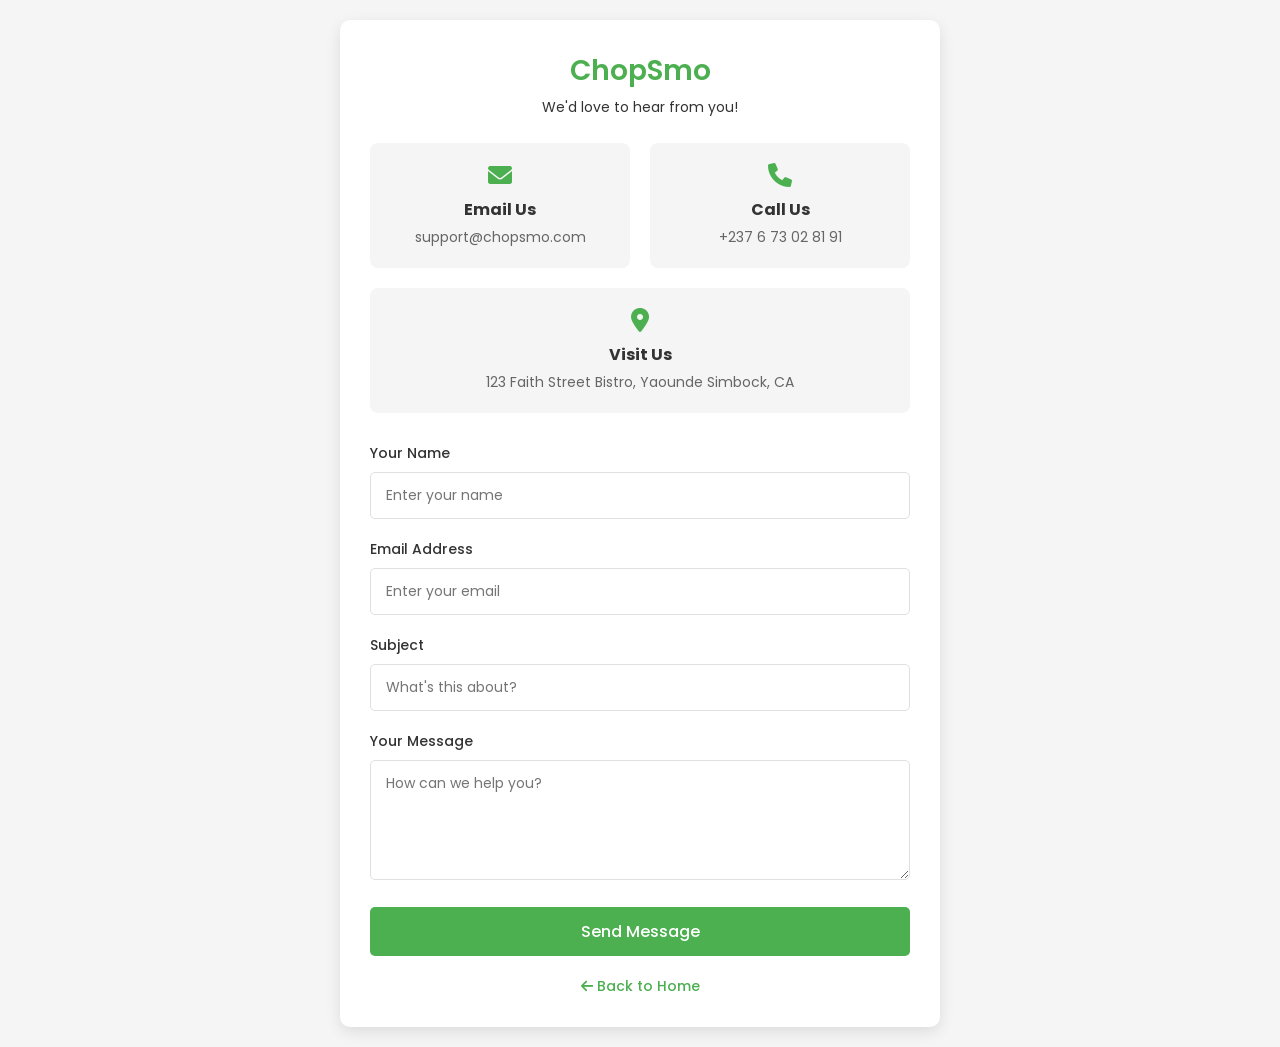
<file: Contact.html>
<!DOCTYPE html>
<html lang="en">
<head>
    <meta charset="UTF-8">
    <meta name="viewport" content="width=device-width, initial-scale=1.0">
    <title>MealMatch - Contact Us</title>
    <link href="https://fonts.googleapis.com/css2?family=Poppins:wght@300;400;500;600&display=swap" rel="stylesheet">
    <link rel="stylesheet" href="https://cdnjs.cloudflare.com/ajax/libs/font-awesome/6.0.0-beta3/css/all.min.css">
    <style>
        /* Consistent with signup page styles */
        :root {
            --primary: #4CAF50;
            --primary-dark: #388E3C;
            --secondary: #FF9800;
            --text: #333;
            --light: #f5f5f5;
            --white: #ffffff;
            --border: #e0e0e0;
        }
        
        * {
            margin: 0;
            padding: 0;
            box-sizing: border-box;
            font-family: 'Poppins', sans-serif;
        }
        
        body {
            background-color: var(--light);
            display: flex;
            justify-content: center;
            align-items: center;
            min-height: 100vh;
            padding: 20px;
        }
        
        .container {
            background-color: var(--white);
            border-radius: 10px;
            box-shadow: 0 5px 15px rgba(0, 0, 0, 0.1);
            width: 100%;
            max-width: 600px;
            padding: 30px;
        }
        
        .logo {
            text-align: center;
            margin-bottom: 25px;
        }
        
        .logo h1 {
            color: var(--primary);
            font-size: 28px;
            font-weight: 600;
        }
        
        .logo p {
            color: var(--text);
            font-size: 14px;
            margin-top: 5px;
        }
        
        .contact-info {
            display: flex;
            flex-wrap: wrap;
            gap: 20px;
            margin-bottom: 30px;
        }
        
        .contact-method {
            flex: 1;
            min-width: 200px;
            background: var(--light);
            padding: 20px;
            border-radius: 8px;
            text-align: center;
        }
        
        .contact-method i {
            font-size: 24px;
            color: var(--primary);
            margin-bottom: 10px;
        }
        
        .contact-method h3 {
            font-size: 16px;
            margin-bottom: 5px;
            color: var(--text);
        }
        
        .contact-method p {
            font-size: 14px;
            color: #666;
        }
        
        .form-group {
            margin-bottom: 20px;
        }
        
        .form-group label {
            display: block;
            margin-bottom: 8px;
            color: var(--text);
            font-size: 14px;
            font-weight: 500;
        }
        
        .form-control {
            width: 100%;
            padding: 12px 15px;
            border: 1px solid var(--border);
            border-radius: 5px;
            font-size: 14px;
            transition: border 0.3s;
        }
        
        textarea.form-control {
            min-height: 120px;
            resize: vertical;
        }
        
        .form-control:focus {
            outline: none;
            border-color: var(--primary);
        }
        
        .btn {
            width: 100%;
            padding: 12px;
            border: none;
            border-radius: 5px;
            font-size: 16px;
            font-weight: 500;
            cursor: pointer;
            transition: background-color 0.3s;
        }
        
        .btn-primary {
            background-color: var(--primary);
            color: var(--white);
        }
        
        .btn-primary:hover {
            background-color: var(--primary-dark);
        }
        
        .error-message {
            color: #f44336;
            font-size: 13px;
            margin-top: 5px;
            display: none;
        }
        
        .success-message {
            color: var(--primary);
            font-size: 14px;
            text-align: center;
            margin-top: 20px;
            display: none;
        }
        
        .back-link {
            text-align: center;
            margin-top: 20px;
            font-size: 14px;
        }
        
        .back-link a {
            color: var(--primary);
            text-decoration: none;
            font-weight: 500;
        }
        
        .back-link a:hover {
            text-decoration: underline;
        }
    </style>
</head>
<body>
    <div class="container">
        <div class="logo">
            <h1>ChopSmo</h1>
            <p>We'd love to hear from you!</p>
        </div>
        
        <div class="contact-info">
            <div class="contact-method">
                <i class="fas fa-envelope"></i>
                <h3>Email Us</h3>
                <p>support@chopsmo.com</p>
            </div>
            
            <div class="contact-method">
                <i class="fas fa-phone"></i>
                <h3>Call Us</h3>
                <p>+237 6 73 02 81 91</p>
            </div>
            
            <div class="contact-method">
                <i class="fas fa-map-marker-alt"></i>
                <h3>Visit Us</h3>
                <p>123 Faith Street Bistro, Yaounde Simbock, CA</p>
            </div>
        </div>
        
        <form id="contactForm">
            <div class="form-group">
                <label for="name">Your Name</label>
                <input type="text" id="name" class="form-control" placeholder="Enter your name" required>
                <div id="nameError" class="error-message">Please enter your name</div>
            </div>
            
            <div class="form-group">
                <label for="email">Email Address</label>
                <input type="email" id="email" class="form-control" placeholder="Enter your email" required>
                <div id="emailError" class="error-message">Please enter a valid email address</div>
            </div>
            
            <div class="form-group">
                <label for="subject">Subject</label>
                <input type="text" id="subject" class="form-control" placeholder="What's this about?" required>
                <div id="subjectError" class="error-message">Please enter a subject</div>
            </div>
            
            <div class="form-group">
                <label for="message">Your Message</label>
                <textarea id="message" class="form-control" placeholder="How can we help you?" required></textarea>
                <div id="messageError" class="error-message">Please enter your message</div>
            </div>
            
            <button type="submit" class="btn btn-primary">Send Message</button>
            
            <div id="successMessage" class="success-message">
                <i class="fas fa-check-circle"></i> Thank you! Your message has been sent successfully.
            </div>
        </form>
        
        <div class="back-link">
            <a href="index.html"><i class="fas fa-arrow-left"></i> Back to Home</a>
        </div>
    </div>

    <script>
        document.getElementById('contactForm').addEventListener('submit', function(e) {
            e.preventDefault();
            
            // Reset error messages
            document.querySelectorAll('.error-message').forEach(el => {
                el.style.display = 'none';
            });
            
            // Get form values
            const name = document.getElementById('name').value.trim();
            const email = document.getElementById('email').value.trim();
            const subject = document.getElementById('subject').value.trim();
            const message = document.getElementById('message').value.trim();
            
            // Validate form
            let isValid = true;
            
            if (!name) {
                document.getElementById('nameError').style.display = 'block';
                isValid = false;
            }
            
            if (!email || !/^[^\s@]+@[^\s@]+\.[^\s@]+$/.test(email)) {
                document.getElementById('emailError').style.display = 'block';
                isValid = false;
            }
            
            if (!subject) {
                document.getElementById('subjectError').style.display = 'block';
                isValid = false;
            }
            
            if (!message) {
                document.getElementById('messageError').style.display = 'block';
                isValid = false;
            }
            
            if (!isValid) return;
            
            // In a real application, you would send the form data to your server here
            // For demonstration, we'll just show a success message
            console.log('Form submitted:', { name, email, subject, message });
            
            // Show success message
            document.getElementById('successMessage').style.display = 'block';
            
            // Reset form
            document.getElementById('contactForm').reset();
            
            // Hide success message after 5 seconds
            setTimeout(() => {
                document.getElementById('successMessage').style.display = 'none';
            }, 5000);
        });
    </script>
</body>
</html>
</file>
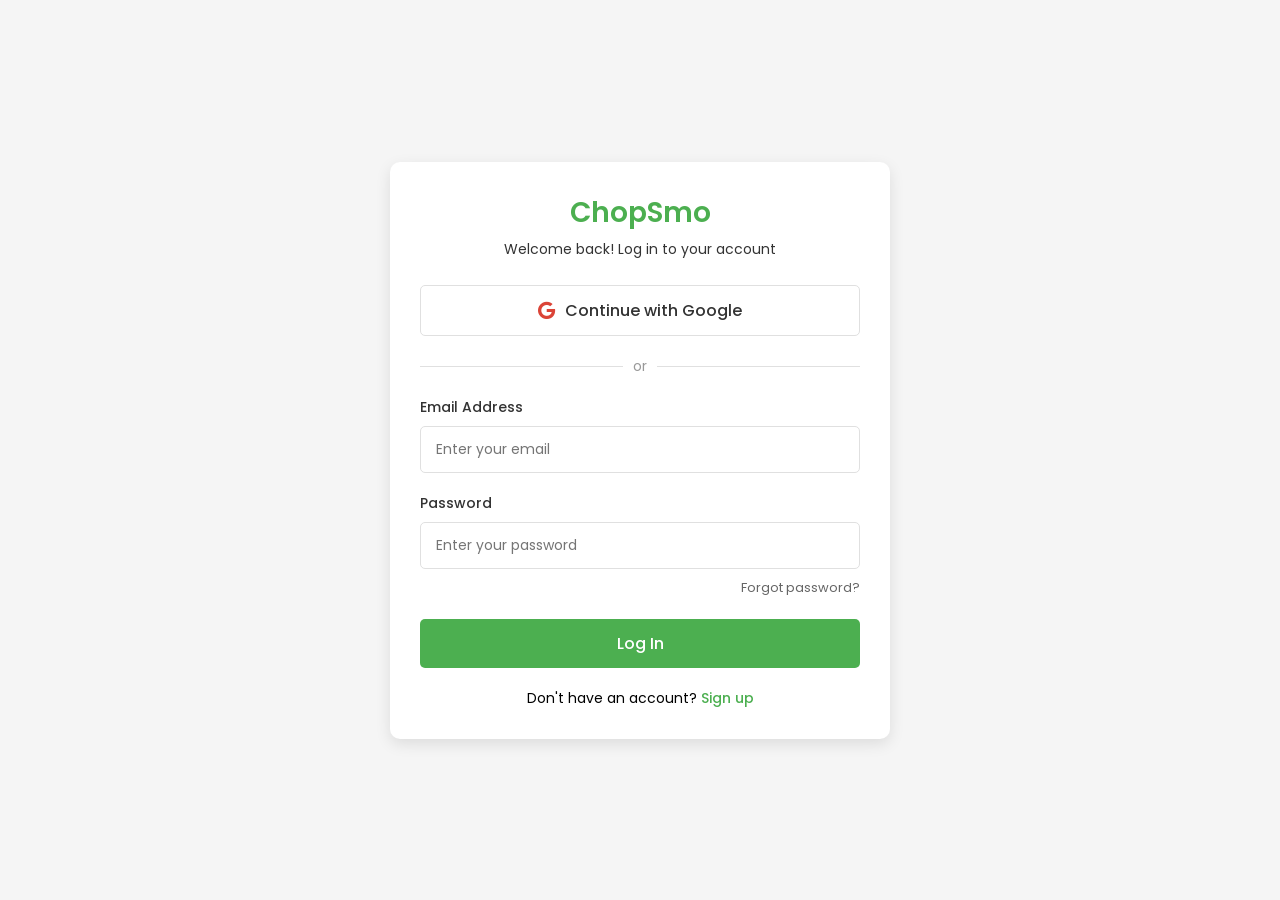
<file: Login.html>
<!DOCTYPE html>
<html lang="en">
<head>
    <meta charset="UTF-8">
    <meta name="viewport" content="width=device-width, initial-scale=1.0">
    <title>MealMatch - Login</title>
    <link href="https://fonts.googleapis.com/css2?family=Poppins:wght@300;400;500;600&display=swap" rel="stylesheet">
    <link rel="stylesheet" href="https://cdnjs.cloudflare.com/ajax/libs/font-awesome/6.0.0-beta3/css/all.min.css">
    <style>
        :root {
            --primary: #4CAF50;
            --primary-dark: #388E3C;
            --secondary: #FF9800;
            --text: #333;
            --light: #f5f5f5;
            --white: #ffffff;
            --border: #e0e0e0;
        }
        * {
            margin: 0;
            padding: 0;
            box-sizing: border-box;
            font-family: 'Poppins', sans-serif;
        }
        body {
            background-color: var(--light);
            display: flex;
            justify-content: center;
            align-items: center;
            min-height: 100vh;
            padding: 20px;
        }
        .container {
            background-color: var(--white);
            border-radius: 10px;
            box-shadow: 0 5px 15px rgba(0, 0, 0, 0.1);
            width: 100%;
            max-width: 500px;
            padding: 30px;
        }
        .logo {
            text-align: center;
            margin-bottom: 25px;
        }
        .logo h1 {
            color: var(--primary);
            font-size: 28px;
            font-weight: 600;
        }
        .logo p {
            color: var(--text);
            font-size: 14px;
            margin-top: 5px;
        }
        .form-group {
            margin-bottom: 20px;
        }
        .form-group label {
            display: block;
            margin-bottom: 8px;
            color: var(--text);
            font-size: 14px;
            font-weight: 500;
        }
        .form-control {
            width: 100%;
            padding: 12px 15px;
            border: 1px solid var(--border);
            border-radius: 5px;
            font-size: 14px;
            transition: border 0.3s;
        }
        .form-control:focus {
            outline: none;
            border-color: var(--primary);
        }
        .btn {
            width: 100%;
            padding: 12px;
            border: none;
            border-radius: 5px;
            font-size: 16px;
            font-weight: 500;
            cursor: pointer;
            transition: background-color 0.3s;
        }
        .btn-primary {
            background-color: var(--primary);
            color: var(--white);
        }
        .btn-primary:hover {
            background-color: var(--primary-dark);
        }
        .btn-google {
            background-color: var(--white);
            color: var(--text);
            border: 1px solid var(--border);
            display: flex;
            align-items: center;
            justify-content: center;
            margin-bottom: 20px;
        }
        .btn-google:hover {
            background-color: var(--light);
        }
        .btn-google i {
            margin-right: 10px;
            color: #DB4437;
            font-size: 18px;
        }
        .btn-facebook {
            background-color: var(--white);
            color: var(--text);
            border: 1px solid var(--border);
            display: flex;
            align-items: center;
            justify-content: center;
            margin-bottom: 20px;
        }
        .btn-facebook:hover {
            background-color: var(--light);
        }
        .btn-facebook i {
            margin-right: 10px;
            color: #1877F2;
            font-size: 18px;
        }
        .divider {
            display: flex;
            align-items: center;
            margin: 20px 0;
            color: #999;
            font-size: 14px;
        }
        .divider::before, .divider::after {
            content: "";
            flex: 1;
            border-bottom: 1px solid var(--border);
        }
        .divider::before {
            margin-right: 10px;
        }
        .divider::after {
            margin-left: 10px;
        }
        .signup-link {
            text-align: center;
            margin-top: 20px;
            font-size: 14px;
        }
        .signup-link a {
            color: var(--primary);
            text-decoration: none;
            font-weight: 500;
        }
        .signup-link a:hover {
            text-decoration: underline;
        }
        .error-message {
            color: #f44336;
            font-size: 13px;
            margin-top: 5px;
            display: none;
        }
        .forgot-password {
            text-align: right;
            margin-top: -15px;
            margin-bottom: 20px;
        }
        .forgot-password a {
            color: #666;
            font-size: 13px;
            text-decoration: none;
        }
        .forgot-password a:hover {
            color: var(--primary);
            text-decoration: underline;
        }
    </style>
</head>
<body>
    <div class="container">
        <div class="logo">
            <h1>ChopSmo</h1>
            <p>Welcome back! Log in to your account</p>
        </div>
        <button id="googleLogin" class="btn btn-google" type="button">
            <i class="fab fa-google"></i> Continue with Google
        </button>
        <div class="divider">or</div>
        <form id="loginForm" autocomplete="off">
            <div class="form-group">
                <label for="email">Email Address</label>
                <input type="email" id="email" class="form-control" placeholder="Enter your email" required>
                <div id="emailError" class="error-message">Please enter a valid email address</div>
            </div>
            <div class="form-group">
                <label for="password">Password</label>
                <input type="password" id="password" class="form-control" placeholder="Enter your password" required>
                <div id="passwordError" class="error-message">Please enter your password</div>
            </div>
            <div class="forgot-password">
                <a href="forgot-password.html">Forgot password?</a>
            </div>
            <button type="submit" class="btn btn-primary">Log In</button>
            <div class="signup-link">
                Don't have an account? <a href="signup.html">Sign up</a>
            </div>
        </form>
    </div>
    <script>
        // Remove all API connections, use only local validation and demo alerts

        // Google Login (demo only)
        document.getElementById('googleLogin').addEventListener('click', (e) => {
            e.preventDefault();
            alert('Google login would be implemented here.');
        });

        // Email/Password Login (local validation only)
        document.getElementById('loginForm').addEventListener('submit', (e) => {
            e.preventDefault();
            // Reset error messages and text
            document.getElementById('emailError').style.display = 'none';
            document.getElementById('emailError').textContent = 'Please enter a valid email address';
            document.getElementById('passwordError').style.display = 'none';
            document.getElementById('passwordError').textContent = 'Please enter your password';

            // Get form values
            const email = document.getElementById('email').value.trim();
            const password = document.getElementById('password').value;

            // Validate form
            let isValid = true;
            if (!email || !/^[^\s@]+@[^\s@]+\.[^\s@]+$/.test(email)) {
                document.getElementById('emailError').style.display = 'block';
                isValid = false;
            }
            if (!password) {
                document.getElementById('passwordError').style.display = 'block';
                isValid = false;
            }
            if (!isValid) return;

            // Demo login success
            alert('Login successful! (Demo only, no API connection)');
            // window.location.href = 'dashboard.html';
        });
    </script>
</body>
</html>
</file>
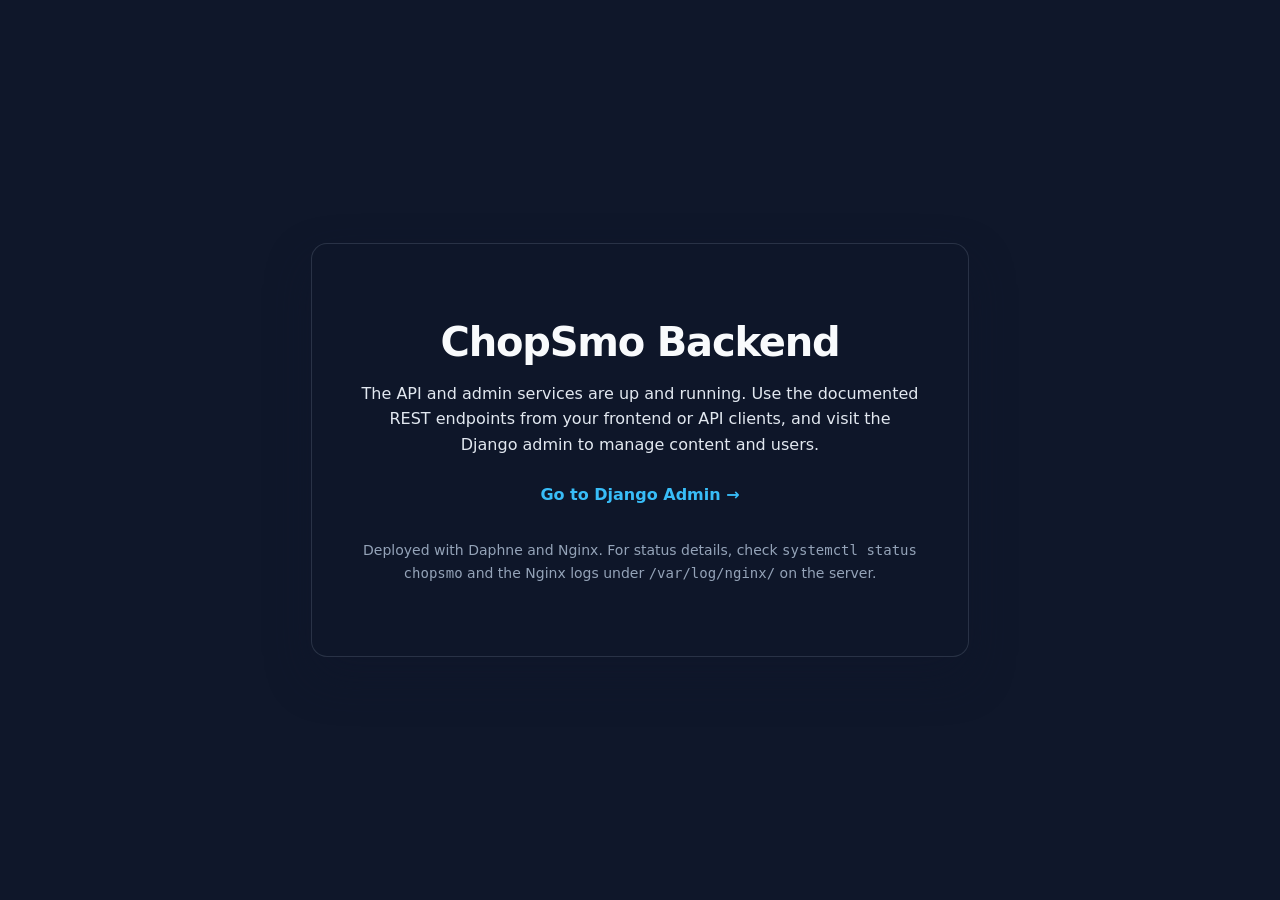
<file: templates/home.html>
<!DOCTYPE html>
<html lang="en">
<head>
    <meta charset="utf-8">
    <meta name="viewport" content="width=device-width, initial-scale=1">
    <title>ChopSmo Backend</title>
    <style>
        body {
            font-family: system-ui, -apple-system, BlinkMacSystemFont, "Segoe UI", sans-serif;
            background: #0f172a;
            color: #f8fafc;
            margin: 0;
            display: flex;
            align-items: center;
            justify-content: center;
            min-height: 100vh;
        }
        .card {
            background: rgba(15, 23, 42, 0.85);
            border: 1px solid rgba(148, 163, 184, 0.2);
            border-radius: 16px;
            padding: 48px;
            max-width: 560px;
            box-shadow: 0 20px 45px rgba(15, 23, 42, 0.45);
            text-align: center;
        }
        h1 {
            margin-bottom: 16px;
            font-size: 2.5rem;
            letter-spacing: -0.03em;
        }
        p {
            margin: 0 0 24px;
            line-height: 1.6;
            color: #e2e8f0;
        }
        a {
            color: #38bdf8;
            text-decoration: none;
            font-weight: 600;
        }
        a:hover {
            text-decoration: underline;
        }
        .meta {
            margin-top: 32px;
            font-size: 0.875rem;
            color: #94a3b8;
        }
    </style>
</head>
<body>
    <main class="card">
        <h1>ChopSmo Backend</h1>
        <p>
            The API and admin services are up and running. Use the documented REST endpoints
            from your frontend or API clients, and visit the Django admin to manage content and users.
        </p>
        <p>
            <a href="/admin/">Go to Django Admin &rarr;</a>
        </p>
        <p class="meta">
            Deployed with Daphne and Nginx. For status details, check <code>systemctl status chopsmo</code>
            and the Nginx logs under <code>/var/log/nginx/</code> on the server.
        </p>
    </main>
</body>
</html>
</file>
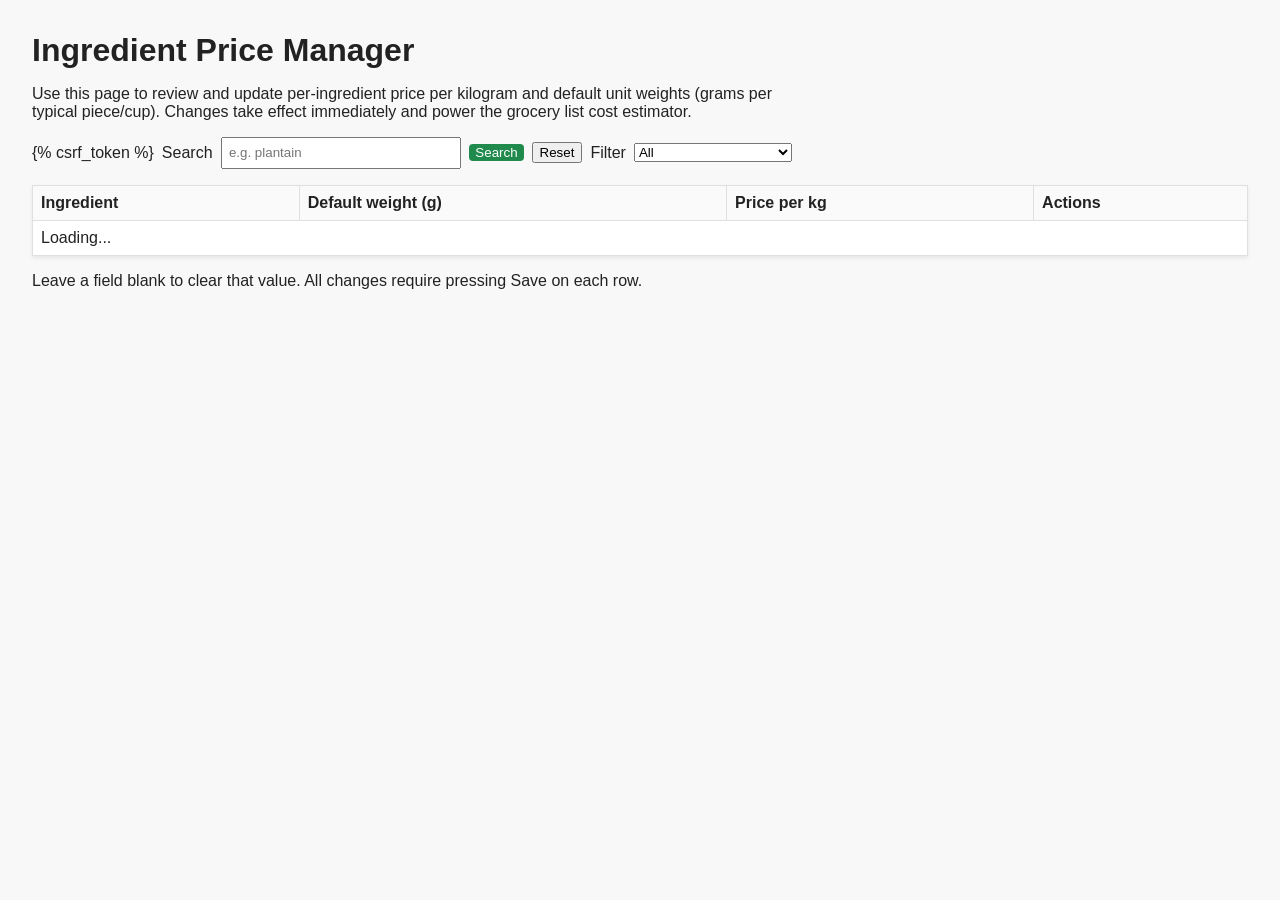
<file: templates/pricing/ingredient_prices.html>
<!DOCTYPE html>
<html lang="en">
<head>
    <meta charset="utf-8">
    <title>Ingredient Price Manager</title>
    <style>
        body { font-family: Arial, sans-serif; margin: 2rem; background: #f8f8f8; color: #222; }
        h1 { margin-bottom: 0.5rem; }
        p.helper { max-width: 48rem; }
        #controls { display: flex; gap: 0.5rem; margin-bottom: 1rem; align-items: center; }
        #ingredients-table { width: 100%; border-collapse: collapse; background: #fff; box-shadow: 0 2px 4px rgba(0,0,0,0.08); }
        #ingredients-table th, #ingredients-table td { border: 1px solid #e0e0e0; padding: 0.5rem; text-align: left; }
        #ingredients-table th { background: #fafafa; }
        #ingredients-table td button { padding: 0.35rem 0.75rem; }
        .status { margin-top: 1rem; font-weight: bold; }
        .status.error { color: #c0392b; }
        .status.success { color: #2c7a0c; }
        input[type="number"] { width: 6rem; }
        input[type="text"] { width: 14rem; padding: 0.4rem; }
        button.primary { background: #1f8a4c; color: #fff; border: none; cursor: pointer; border-radius: 4px; }
        button.primary:disabled { opacity: 0.6; cursor: not-allowed; }
    </style>
</head>
<body>
    <h1>Ingredient Price Manager</h1>
    <p class="helper">
        Use this page to review and update per-ingredient price per kilogram and default unit weights (grams per typical piece/cup).
        Changes take effect immediately and power the grocery list cost estimator.
    </p>

    <form id="controls">
        {% csrf_token %}
        <label for="search">Search</label>
        <input id="search" name="search" type="text" placeholder="e.g. plantain" />
        <button type="submit" class="primary">Search</button>
        <button type="button" id="refresh">Reset</button>
        <label for="missing">Filter</label>
        <select id="missing" name="missing">
            <option value="">All</option>
            <option value="price">Missing price</option>
            <option value="weight">Missing weight</option>
            <option value="either">Missing price or weight</option>
        </select>
    </form>

    <table id="ingredients-table" aria-describedby="table-help">
        <thead>
            <tr>
                <th scope="col">Ingredient</th>
                <th scope="col">Default weight (g)</th>
                <th scope="col">Price per kg</th>
                <th scope="col">Actions</th>
            </tr>
        </thead>
        <tbody id="ingredients-body">
            <tr><td colspan="4">Loading...</td></tr>
        </tbody>
    </table>
    <div id="pagination" class="helper" aria-live="polite"></div>
    <p id="table-help" class="helper">Leave a field blank to clear that value. All changes require pressing Save on each row.</p>

    <p id="status" class="status" role="status" aria-live="polite"></p>

    <script>
        const csrfToken = document.querySelector('#controls input[name="csrfmiddlewaretoken"]').value;
    const tableBody = document.getElementById('ingredients-body');
    const statusEl = document.getElementById('status');
    const searchForm = document.getElementById('controls');
    const refreshBtn = document.getElementById('refresh');
    const paginationEl = document.getElementById('pagination');
    const filterSelect = document.getElementById('missing');
    const paginationState = { next: null, previous: null, count: 0, currentPage: 1 };
    let currentQuery = '';
    let currentMissing = '';

        function setStatus(message, type = '') {
            statusEl.textContent = message;
            statusEl.className = type ? `status ${type}` : 'status';
        }

        async function fetchIngredients(options = {}) {
            const { query = currentQuery, pageUrl = null, missing = currentMissing } = options;
            if (typeof query === 'string' && query !== currentQuery) {
                currentQuery = query;
            }
            if (typeof missing === 'string' && missing !== currentMissing) {
                currentMissing = missing;
            }
            setStatus('');
            tableBody.innerHTML = '<tr><td colspan="4">Loading...</td></tr>';
            try {
                let url;
                if (pageUrl) {
                    url = new URL(pageUrl, window.location.origin);
                } else {
                    url = new URL('/api/recipes/ingredient-prices/', window.location.origin);
                    if (currentQuery) {
                        url.searchParams.set('search', currentQuery);
                    }
                    if (currentMissing) {
                        url.searchParams.set('missing', currentMissing);
                    }
                }
                const response = await fetch(url, { credentials: 'same-origin' });
                if (!response.ok) {
                    throw new Error(`Failed to load ingredients (${response.status})`);
                }
                const data = await response.json();
                const items = Array.isArray(data) ? data : (data.results || []);
                const meta = Array.isArray(data)
                    ? { count: items.length, next: null, previous: null, currentPage: Number(url.searchParams.get('page') || 1), itemsPerPage: items.length }
                    : {
                        count: typeof data.count === 'number' ? data.count : items.length,
                        next: data.next || null,
                        previous: data.previous || null,
                        currentPage: Number(url.searchParams.get('page') || 1),
                        itemsPerPage: items.length,
                    };
                renderTable(items);
                updatePagination(meta);
            } catch (error) {
                console.error(error);
                tableBody.innerHTML = '<tr><td colspan="4">Unable to load data.</td></tr>';
                setStatus('Unable to load ingredient data. Please try again.', 'error');
                updatePagination({ count: 0, next: null, previous: null, currentPage: 1, itemsPerPage: 0 });
            }
        }

        function updatePagination(meta) {
            const { count = 0, next = null, previous = null, currentPage = 1, itemsPerPage = 0 } = meta || {};
            paginationState.next = next;
            paginationState.previous = previous;
            paginationState.count = count;
            paginationState.currentPage = currentPage;

            if (!paginationEl) {
                return;
            }

            const hasMultiplePages = Boolean(next || previous);
            const totalPages = itemsPerPage > 0 ? Math.max(1, Math.ceil(count / itemsPerPage)) : 1;

            if (!hasMultiplePages) {
                if (count > 0) {
                    paginationEl.textContent = `Showing ${count} ingredient${count === 1 ? '' : 's'}.`;
                } else {
                    paginationEl.textContent = '';
                }
                return;
            }

            paginationEl.innerHTML = `
                <button type="button" id="page-prev" ${previous ? '' : 'disabled'}>Previous</button>
                <span>Page ${currentPage} of ${totalPages} (${count} total)</span>
                <button type="button" id="page-next" ${next ? '' : 'disabled'}>Next</button>
            `;

            const prevBtn = document.getElementById('page-prev');
            const nextBtn = document.getElementById('page-next');

            if (prevBtn) {
                prevBtn.addEventListener('click', () => {
                    if (paginationState.previous) {
                        fetchIngredients({ pageUrl: paginationState.previous });
                    }
                });
            }

            if (nextBtn) {
                nextBtn.addEventListener('click', () => {
                    if (paginationState.next) {
                        fetchIngredients({ pageUrl: paginationState.next });
                    }
                });
            }
        }

        function renderTable(items) {
            if (!Array.isArray(items) || items.length === 0) {
                tableBody.innerHTML = '<tr><td colspan="4">No ingredients found.</td></tr>';
                return;
            }
            tableBody.innerHTML = '';
            for (const item of items) {
                const tr = document.createElement('tr');
                tr.dataset.id = item.id;
                tr.innerHTML = `
                    <td>${item.name}</td>
                    <td><input type="number" step="0.01" value="${item.default_unit_weight_g ?? ''}" aria-label="${item.name} default weight" /></td>
                    <td><input type="number" step="0.01" value="${item.price_per_kg ?? ''}" aria-label="${item.name} price per kg" /></td>
                    <td><button type="button" class="primary">Save</button></td>
                `;
                tr.querySelector('button').addEventListener('click', () => saveRow(tr));
                tableBody.appendChild(tr);
            }
        }

        async function saveRow(row) {
            const id = row.dataset.id;
            const inputs = row.querySelectorAll('input');
            const weightRaw = inputs[0].value.trim();
            const priceRaw = inputs[1].value.trim();

            const payload = {
                default_unit_weight_g: weightRaw === '' ? null : Number(weightRaw),
                price_per_kg: priceRaw === '' ? null : priceRaw
            };

            if (payload.default_unit_weight_g !== null && Number.isNaN(payload.default_unit_weight_g)) {
                setStatus('Default weight must be a number.', 'error');
                return;
            }

            const button = row.querySelector('button');
            button.disabled = true;
            setStatus('Saving…');

            try {
                const response = await fetch(`/api/recipes/ingredient-prices/${id}/`, {
                    method: 'PATCH',
                    headers: {
                        'Content-Type': 'application/json',
                        'X-CSRFToken': csrfToken
                    },
                    credentials: 'same-origin',
                    body: JSON.stringify(payload)
                });
                if (!response.ok) {
                    const text = await response.text();
                    throw new Error(text || `Save failed (${response.status})`);
                }
                setStatus('Saved!', 'success');
            } catch (error) {
                console.error(error);
                setStatus('Could not save changes. Please try again.', 'error');
            } finally {
                button.disabled = false;
            }
        }

        searchForm.addEventListener('submit', (event) => {
            event.preventDefault();
            const query = document.getElementById('search').value.trim();
            fetchIngredients({ query, missing: filterSelect.value });
        });

        refreshBtn.addEventListener('click', () => {
            document.getElementById('search').value = '';
            filterSelect.value = '';
            fetchIngredients({ query: '', missing: '' });
        });

        filterSelect.addEventListener('change', () => {
            fetchIngredients({ missing: filterSelect.value });
        });

        fetchIngredients();
    </script>
</body>
</html>
</file>
